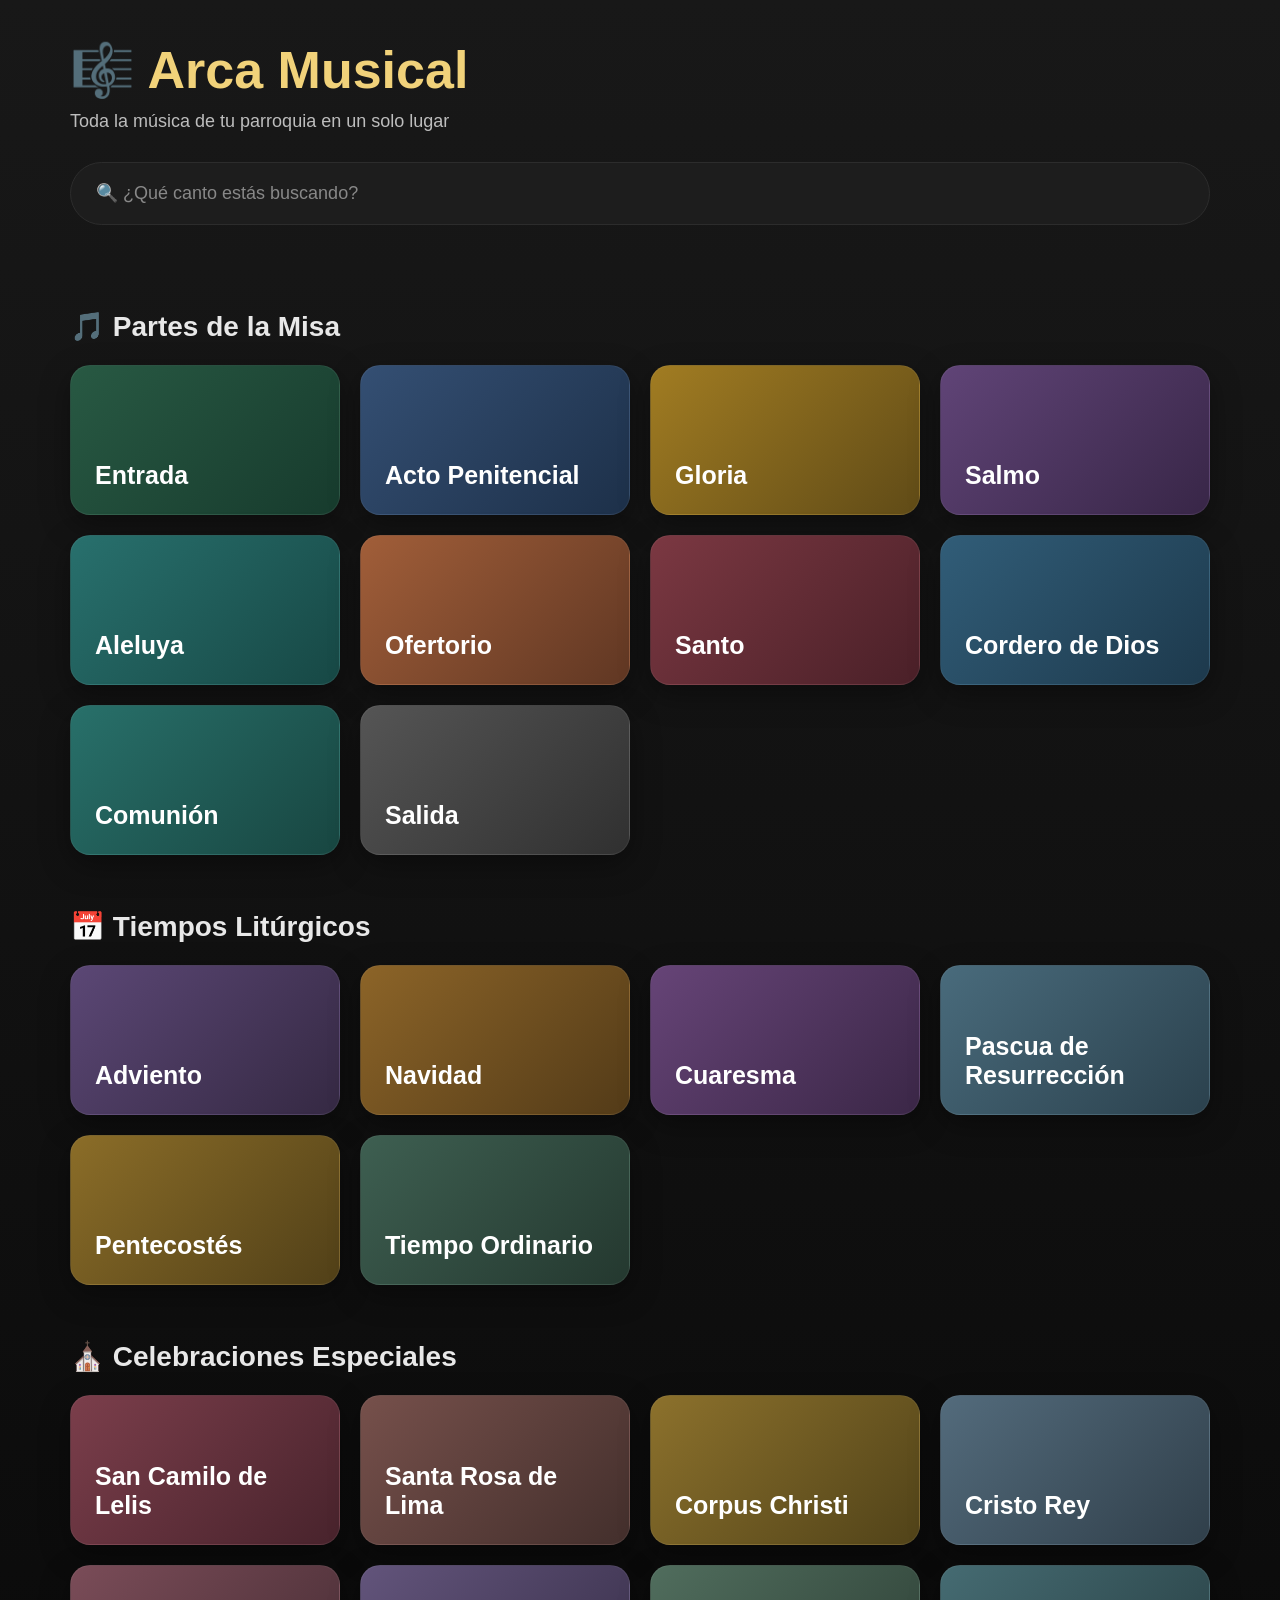
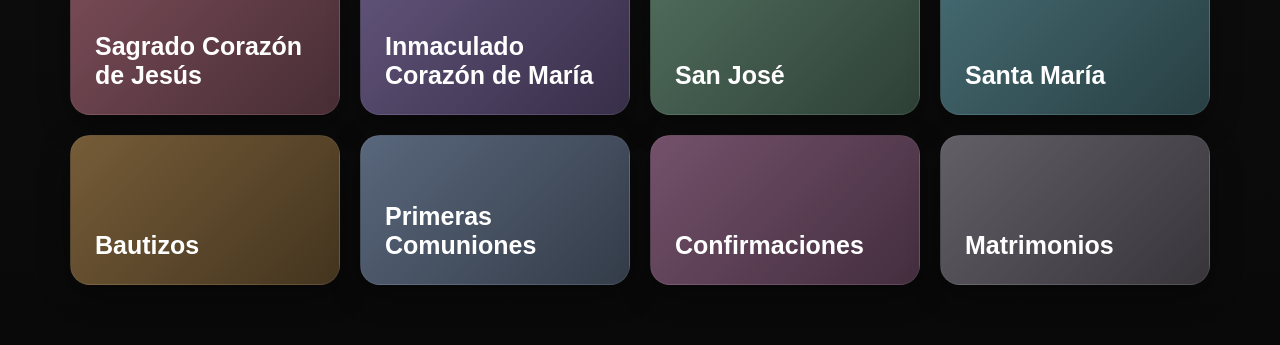
<file: index.html>
<!DOCTYPE html>
<html lang="es">

<head>

    <meta charset="UTF-8">

    <meta name="viewport" content="width=device-width, initial-scale=1.0">

    <title>Arca Musical</title>

    <link rel="stylesheet" href="css/estilos.css">

</head>

<body>

    <div class="contenedor">

        <h1>🎼 Arca Musical</h1>

        <p class="subtitulo">
            Toda la música de tu parroquia en un solo lugar
        </p>

        <input
            type="text"
            id="buscador"
            placeholder="🔍 ¿Qué canto estás buscando?"
        >

        <div id="resultados-busqueda" class="categorias"></div>


        <!-- ========================= -->
        <!-- PARTES DE LA MISA -->
        <!-- ========================= -->

        <h2 class="titulo-seccion">
            🎵 Partes de la Misa
        </h2>

        <div id="partes-misa" class="categorias"></div>


        <!-- ========================= -->
        <!-- TIEMPOS LITÚRGICOS -->
        <!-- ========================= -->

        <h2 class="titulo-seccion">
            📅 Tiempos Litúrgicos
        </h2>

        <div id="tiempos-liturgicos" class="categorias"></div>


        <!-- ========================= -->
        <!-- CELEBRACIONES ESPECIALES -->
        <!-- ========================= -->

        <h2 class="titulo-seccion">
            ⛪ Celebraciones Especiales
        </h2>

        <div id="celebraciones" class="categorias"></div>

    </div>


    <script src="js/datos.js"></script>
    <script src="js/cantos.js"></script>
    <script src="js/app.js"></script>

</body>

</html>
</file>
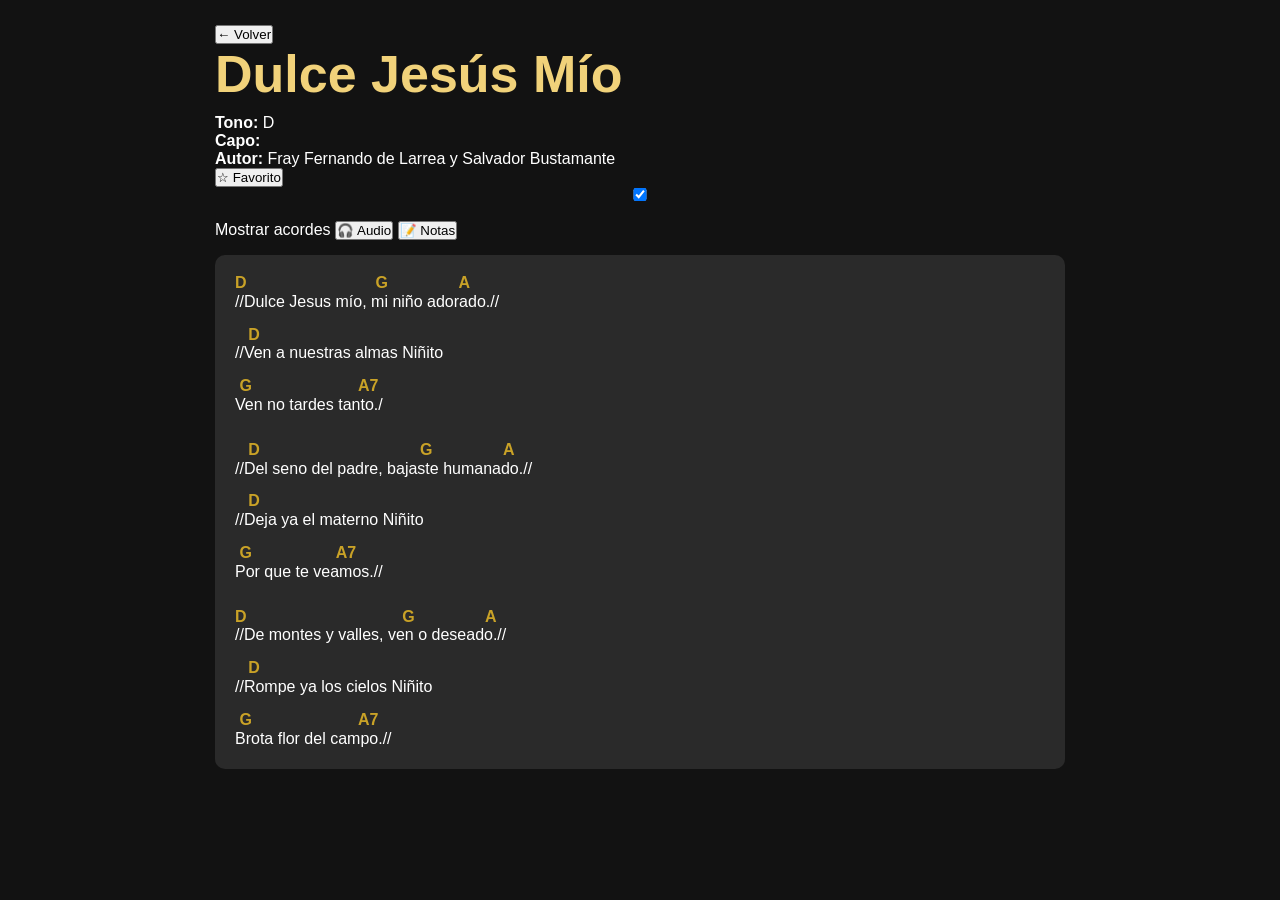
<file: canto.html>
<!DOCTYPE html>
<html lang="es">

<head>

    <meta charset="UTF-8">

    <meta name="viewport" content="width=device-width, initial-scale=1.0">

    <title>Arca Musical</title>

    <link rel="stylesheet" href="css/estilos.css">
    <link rel="stylesheet" href="css/canto.css">

</head>

<body>

    <div class="contenedor">

        <button id="volver">← Volver</button>

        <h1 id="titulo-canto"></h1>

        <p><strong>Tono:</strong> <span id="tono"></span></p>

        <p><strong>Capo:</strong> <span id="capo"></span></p>

        <p><strong>Autor:</strong> <span id="autor"></span></p>

        <button id="btn-favorito">☆ Favorito</button>

        <label>
            <input type="checkbox" id="mostrar-acordes" checked>
            Mostrar acordes
        </label>

        <button id="btn-audio">🎧 Audio</button>

        <button id="btn-notas">📝 Notas</button>

        <div id="contenido-canto"></div>

    </div>

    <div id="modal-notas" class="modal">

        <div class="modal-contenido">

            <button id="cerrar-modal">✕</button>

            <p id="texto-notas"></p>

        </div>

    </div>

    <script src="js/datos.js"></script>
    <script src="js/cantos.js"></script>
    <script src="js/canto.js"></script>

</body>

</html>
</file>
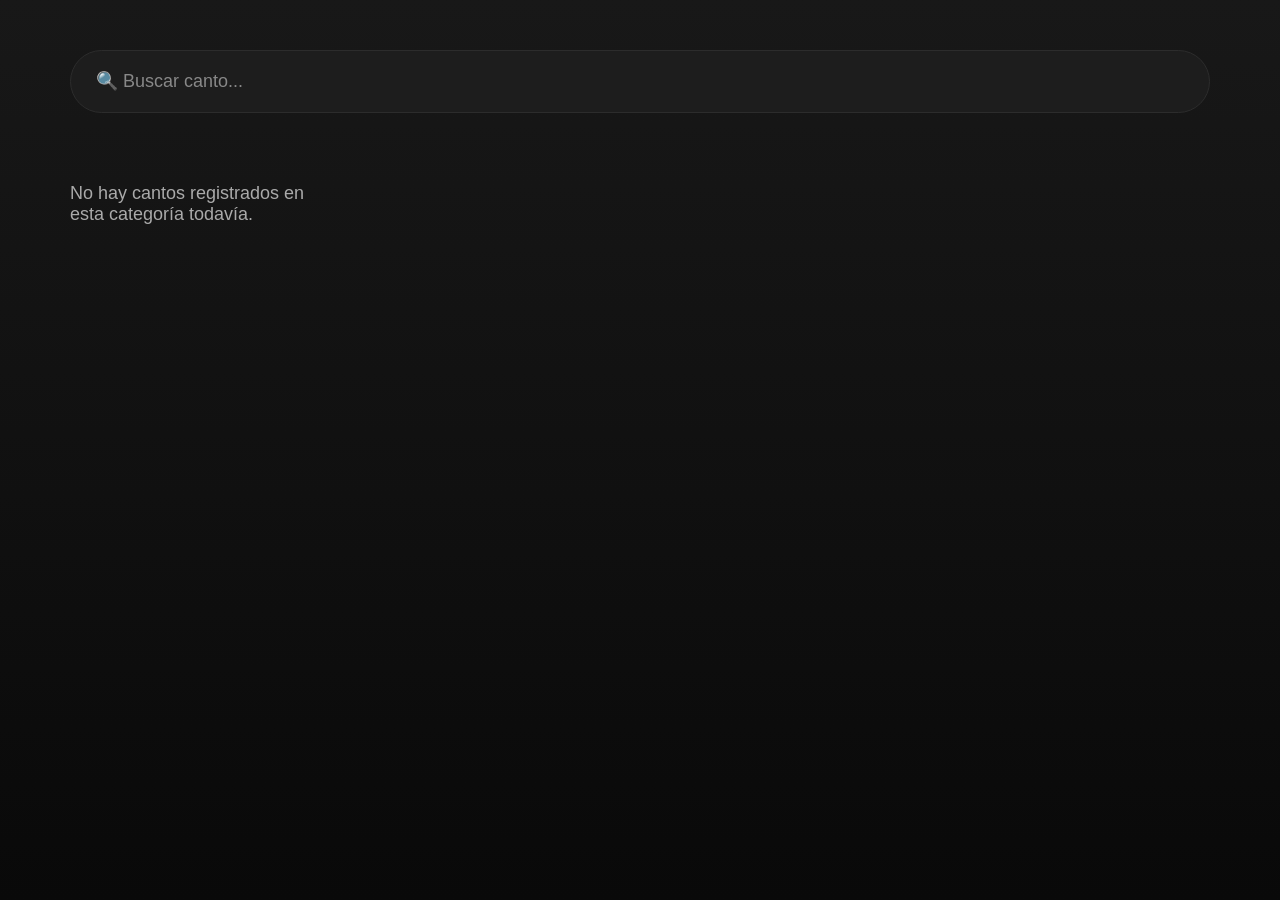
<file: categoria.html>
<!DOCTYPE html>
<html lang="es">

<head>

    <meta charset="UTF-8">

    <meta name="viewport" content="width=device-width, initial-scale=1.0">

    <title>Arca Musical</title>

    <link rel="stylesheet" href="css/estilos.css">

</head>

<body>

    <div class="contenedor">

        <h1 id="titulo-categoria"></h1>

        <input
            type="text"
            id="buscador"
            placeholder="🔍 Buscar canto..."
        >

        <div id="lista-cantos" class="categorias"></div>

    </div>

    <script src="js/datos.js"></script>
    <script src="js/cantos.js"></script>
    <script src="js/categoria.js"></script>

</body>

</html>
</file>
<file: css/estilos.css>
/* =====================================================
   ARCA MUSICAL — ESTILO PRINCIPAL
   ===================================================== */

* {
    margin: 0;
    padding: 0;
    box-sizing: border-box;
    font-family: Arial, Helvetica, sans-serif;
}


/* =====================================================
   CUERPO
   ===================================================== */

body {
    background:
        linear-gradient(
            180deg,
            #181818 0%,
            #101010 55%,
            #090909 100%
        );

    color: white;
    min-height: 100vh;
}


/* =====================================================
   CONTENEDOR
   ===================================================== */

.contenedor {
    max-width: 1200px;
    margin: auto;
    padding: 40px 30px 60px;
}


/* =====================================================
   TITULO PRINCIPAL
   ===================================================== */

.contenedor h1 {
    font-size: 52px;
    margin-bottom: 10px;
    color: #f1d27a;
}

.subtitulo {
    color: #bdbdbd;
    font-size: 18px;
    margin-bottom: 30px;
}


/* =====================================================
   BUSCADOR
   ===================================================== */

input {
    width: 100%;
    padding: 20px 25px;

    border: 1px solid #2c2c2c;
    border-radius: 50px;

    background: #1d1d1d;
    color: white;

    font-size: 18px;
    outline: none;

    transition: .3s;

    margin-bottom: 20px;
}

input::placeholder {
    color: #888;
}

input:focus {
    background: #242424;
    border-color: #c9a227;

    box-shadow:
        0 0 0 2px rgba(201,162,39,.15);
}


/* =====================================================
   TITULOS DE SECCION
   ===================================================== */

.titulo-seccion {
    margin-top: 55px;
    margin-bottom: 22px;

    font-size: 28px;
    color: #e8e8e8;
}


/* =====================================================
   GRID DE TARJETAS
   ===================================================== */

.categorias {
    display: grid;

    grid-template-columns:
        repeat(
            auto-fill,
            minmax(250px, 1fr)
        );

    gap: 20px;

    margin-top: 20px;
}


/* =====================================================
   TARJETAS
   ===================================================== */

.tarjeta {
    min-height: 150px;

    border-radius: 20px;
    padding: 24px;

    display: flex;
    align-items: flex-end;

    font-size: 25px;
    font-weight: bold;

    color: white;

    cursor: pointer;

    transition:
        transform .3s ease,
        box-shadow .3s ease,
        filter .3s ease;

    box-shadow:
        0 10px 30px rgba(0,0,0,.35);

    border:
        1px solid rgba(255,255,255,.06);
}


/* =====================================================
   EFECTO AL PASAR EL MOUSE
   ===================================================== */

.tarjeta:hover {
    transform:
        translateY(-7px)
        scale(1.02);

    box-shadow:
        0 18px 40px rgba(0,0,0,.55);

    filter: brightness(1.12);
}


/* =====================================================
   COLORES — PARTES DE LA MISA
   ===================================================== */

#partes-misa .tarjeta:nth-child(1) {
    background:
        linear-gradient(
            135deg,
            #285943,
            #173b2d
        );
}

#partes-misa .tarjeta:nth-child(2) {
    background:
        linear-gradient(
            135deg,
            #344f73,
            #1d3049
        );
}

#partes-misa .tarjeta:nth-child(3) {
    background:
        linear-gradient(
            135deg,
            #a17c22,
            #604b17
        );
}

#partes-misa .tarjeta:nth-child(4) {
    background:
        linear-gradient(
            135deg,
            #604477,
            #382647
        );
}

#partes-misa .tarjeta:nth-child(5) {
    background:
        linear-gradient(
            135deg,
            #28706d,
            #174845
        );
}

#partes-misa .tarjeta:nth-child(6) {
    background:
        linear-gradient(
            135deg,
            #a15e39,
            #603723
        );
}

#partes-misa .tarjeta:nth-child(7) {
    background:
        linear-gradient(
            135deg,
            #7b3842,
            #4a2028
        );
}

#partes-misa .tarjeta:nth-child(8) {
    background:
        linear-gradient(
            135deg,
            #315d78,
            #1d394c
        );
}

#partes-misa .tarjeta:nth-child(9) {
    background:
        linear-gradient(
            135deg,
            #28706a,
            #184641
        );
}

#partes-misa .tarjeta:nth-child(10) {
    background:
        linear-gradient(
            135deg,
            #555555,
            #303030
        );
}


/* =====================================================
   COLORES — TIEMPOS LITÚRGICOS
   ===================================================== */

#tiempos-liturgicos .tarjeta:nth-child(1) {
    background:
        linear-gradient(
            135deg,
            #5b4775,
            #352943
        );
}

#tiempos-liturgicos .tarjeta:nth-child(2) {
    background:
        linear-gradient(
            135deg,
            #8c6428,
            #533b18
        );
}

#tiempos-liturgicos .tarjeta:nth-child(3) {
    background:
        linear-gradient(
            135deg,
            #664477,
            #3b2747
        );
}

#tiempos-liturgicos .tarjeta:nth-child(4) {
    background:
        linear-gradient(
            135deg,
            #496b7c,
            #2b414d
        );
}

#tiempos-liturgicos .tarjeta:nth-child(5) {
    background:
        linear-gradient(
            135deg,
            #8b6d28,
            #514018
        );
}

#tiempos-liturgicos .tarjeta:nth-child(6) {
    background:
        linear-gradient(
            135deg,
            #3e5f51,
            #24382f
        );
}


/* =====================================================
   COLORES — CELEBRACIONES ESPECIALES
   ===================================================== */

#celebraciones .tarjeta:nth-child(1) {
    background:
        linear-gradient(
            135deg,
            #7b3e4b,
            #48232c
        );
}

#celebraciones .tarjeta:nth-child(2) {
    background:
        linear-gradient(
            135deg,
            #76504b,
            #432f2c
        );
}

#celebraciones .tarjeta:nth-child(3) {
    background:
        linear-gradient(
            135deg,
            #8c712c,
            #514319
        );
}

#celebraciones .tarjeta:nth-child(4) {
    background:
        linear-gradient(
            135deg,
            #536b7c,
            #303f4a
        );
}

#celebraciones .tarjeta:nth-child(5) {
    background:
        linear-gradient(
            135deg,
            #7a4c58,
            #472d34
        );
}

#celebraciones .tarjeta:nth-child(6) {
    background:
        linear-gradient(
            135deg,
            #62547b,
            #382f49
        );
}

#celebraciones .tarjeta:nth-child(7) {
    background:
        linear-gradient(
            135deg,
            #506d5d,
            #2e4036
        );
}

#celebraciones .tarjeta:nth-child(8) {
    background:
        linear-gradient(
            135deg,
            #456b72,
            #283f43
        );
}

#celebraciones .tarjeta:nth-child(9) {
    background:
        linear-gradient(
            135deg,
            #765c38,
            #44351f
        );
}

#celebraciones .tarjeta:nth-child(10) {
    background:
        linear-gradient(
            135deg,
            #59677c,
            #343c49
        );
}

#celebraciones .tarjeta:nth-child(11) {
    background:
        linear-gradient(
            135deg,
            #74516b,
            #432e3e
        );
}

#celebraciones .tarjeta:nth-child(12) {
    background:
        linear-gradient(
            135deg,
            #625f67,
            #37353a
        );
}


/* =====================================================
   RESULTADOS DEL BUSCADOR
   ===================================================== */

#resultados-busqueda {
    margin-top: 10px;
}

#resultados-busqueda .tarjeta {
    background:
        linear-gradient(
            135deg,
            #2d2d2d,
            #1b1b1b
        );

    border:
        1px solid rgba(201,162,39,.25);
}


/* =====================================================
   RESPONSIVE — CELULAR
   ===================================================== */

@media (max-width: 700px) {

    .contenedor {
        width: 100%;

        padding:
            22px
            14px
            35px;
    }


    /* TITULO */

    .contenedor h1 {
        font-size: 36px;

        line-height: 1.1;

        margin-bottom: 8px;
    }


    .subtitulo {
        font-size: 15px;

        line-height: 1.4;

        margin-bottom: 20px;
    }


    /* BUSCADOR */

    input {
        height: 56px;

        padding:
            16px
            20px;

        font-size: 16px;

        margin-bottom: 10px;
    }


    /* TITULOS DE SECCION */

    .titulo-seccion {
        font-size: 23px;

        line-height: 1.2;

        margin-top: 32px;

        margin-bottom: 14px;
    }


    /* =================================================
       DOS TARJETAS POR FILA
       ================================================= */

    .categorias {
        display: grid !important;

        grid-template-columns:
            repeat(
                2,
                minmax(0, 1fr)
            ) !important;

        gap: 12px;

        margin-top: 8px;
    }


    /* =================================================
       TARJETAS MOVILES
       ================================================= */

    .tarjeta {
        min-height: 110px;

        height: 110px;

        padding: 15px;

        border-radius: 16px;

        font-size: 18px;

        line-height: 1.15;

        box-shadow:
            0 7px 18px rgba(0,0,0,.3);
    }


    /* EFECTO MAS SUAVE EN CELULAR */

    .tarjeta:hover {
        transform:
            translateY(-3px)
            scale(1.01);
    }


    /* RESULTADOS DEL BUSCADOR */

    #resultados-busqueda {
        margin-top: 5px;
    }

    #resultados-busqueda .tarjeta {
        min-height: 90px;
        height: 90px;
    }

}


/* =====================================================
   CELULARES MUY PEQUEÑOS
   ===================================================== */

@media (max-width: 380px) {

    .contenedor {
        padding-left: 10px;
        padding-right: 10px;
    }


    .contenedor h1 {
        font-size: 32px;
    }


    .subtitulo {
        font-size: 14px;
    }


    .titulo-seccion {
        font-size: 21px;

        margin-top: 28px;

        margin-bottom: 12px;
    }


    .categorias {
        gap: 9px;
    }


    .tarjeta {
        min-height: 100px;

        height: 100px;

        padding: 12px;

        font-size: 16px;

        border-radius: 14px;
    }


    input {
        height: 52px;

        padding:
            14px
            17px;

        font-size: 15px;
    }

}
/* =====================================================
   FORZAR 2 COLUMNAS EN MOVIL
   ===================================================== */

@media screen and (max-width: 700px) {

    #partes-misa,
    #tiempos-liturgicos,
    #celebraciones,
    #resultados-busqueda {

        display: grid !important;

        grid-template-columns:
            repeat(2, minmax(0, 1fr)) !important;

        width: 100% !important;

        gap: 12px !important;

    }

    #partes-misa .tarjeta,
    #tiempos-liturgicos .tarjeta,
    #celebraciones .tarjeta {

        width: 100% !important;

        min-width: 0 !important;

        height: 110px !important;

        min-height: 110px !important;

    }

}
</file>
<file: css/canto.css>
body {
    margin: 0;
    font-family: Arial, Helvetica, sans-serif;
    background: #121212;
    color: white;
}

.contenedor {
    max-width: 900px;
    margin: auto;
    padding: 25px;
}

.btn-volver {
    background: #c9a227;
    color: black;
    border: none;
    padding: 10px 18px;
    border-radius: 8px;
    cursor: pointer;
    font-weight: bold;
    margin-bottom: 20px;
}

.ficha-canto {
    background: #1d1d1d;
    border-radius: 15px;
    padding: 25px;
}

.info-canto {
    display: flex;
    gap: 20px;
    flex-wrap: wrap;
    margin: 25px 0;
}

.dato {
    background: #2a2a2a;
    padding: 15px;
    border-radius: 10px;
    display: flex;
    gap: 12px;
    align-items: center;
    flex: 1;
}

.icono {
    font-size: 24px;
}

.titulo-letra {
    display: flex;
    justify-content: space-between;
    align-items: center;
    margin-top: 25px;
}

.bloque {
    background: #2a2a2a;
    padding: 20px;
    border-radius: 10px;
    margin-top: 15px;
    overflow-x: auto;
}

/* Letra y acordes */

.letra-canto {
    font-family: "Courier New", Consolas, monospace;
    font-size: 16px;
    line-height: 1.35;
    min-width: max-content;
}

.pareja-acorde-letra {
    margin-top: 14px;
}

.pareja-acorde-letra:first-child {
    margin-top: 0;
}

.linea-acordes {
    white-space: pre;
    color: #c9a227;
    font-weight: bold;
    line-height: 1.05;
    margin: 0;
    padding: 0;
}

.linea-letra {
    white-space: pre;
    line-height: 1.3;
    margin: 0;
    padding: 0;
}

.linea-vacia {
    height: 12px;
}

.extras {
    display: flex;
    gap: 15px;
    margin-top: 30px;
    flex-wrap: wrap;
}

.extra-btn {
    background: #c9a227;
    color: black;
    border: none;
    padding: 12px 20px;
    border-radius: 10px;
    cursor: pointer;
    font-weight: bold;
}

.extra-btn:hover {
    opacity: .9;
}

/* Modal */

.modal {
    display: none;
    position: fixed;
    left: 0;
    top: 0;
    width: 100%;
    height: 100%;
    background: rgba(0, 0, 0, .65);
    justify-content: center;
    align-items: center;
}

.modal-contenido {
    background: #1d1d1d;
    width: 420px;
    max-width: 90%;
    border-radius: 15px;
    padding: 25px;
    text-align: center;
}

.modal-contenido h2 {
    color: #c9a227;
}

#texto-notas {
    margin: 25px 0;
    white-space: pre-wrap;
}

@media (max-width: 600px) {
    .contenedor {
        padding: 18px;
    }

    .ficha-canto {
        padding: 18px;
    }

    .info-canto {
        flex-direction: column;
        gap: 10px;
    }

    .dato {
        flex: none;
    }

    .bloque {
        padding: 15px;
    }

    .letra-canto {
        font-size: 15px;
    }

    .extra-btn {
        width: 100%;
    }
}
</file>
